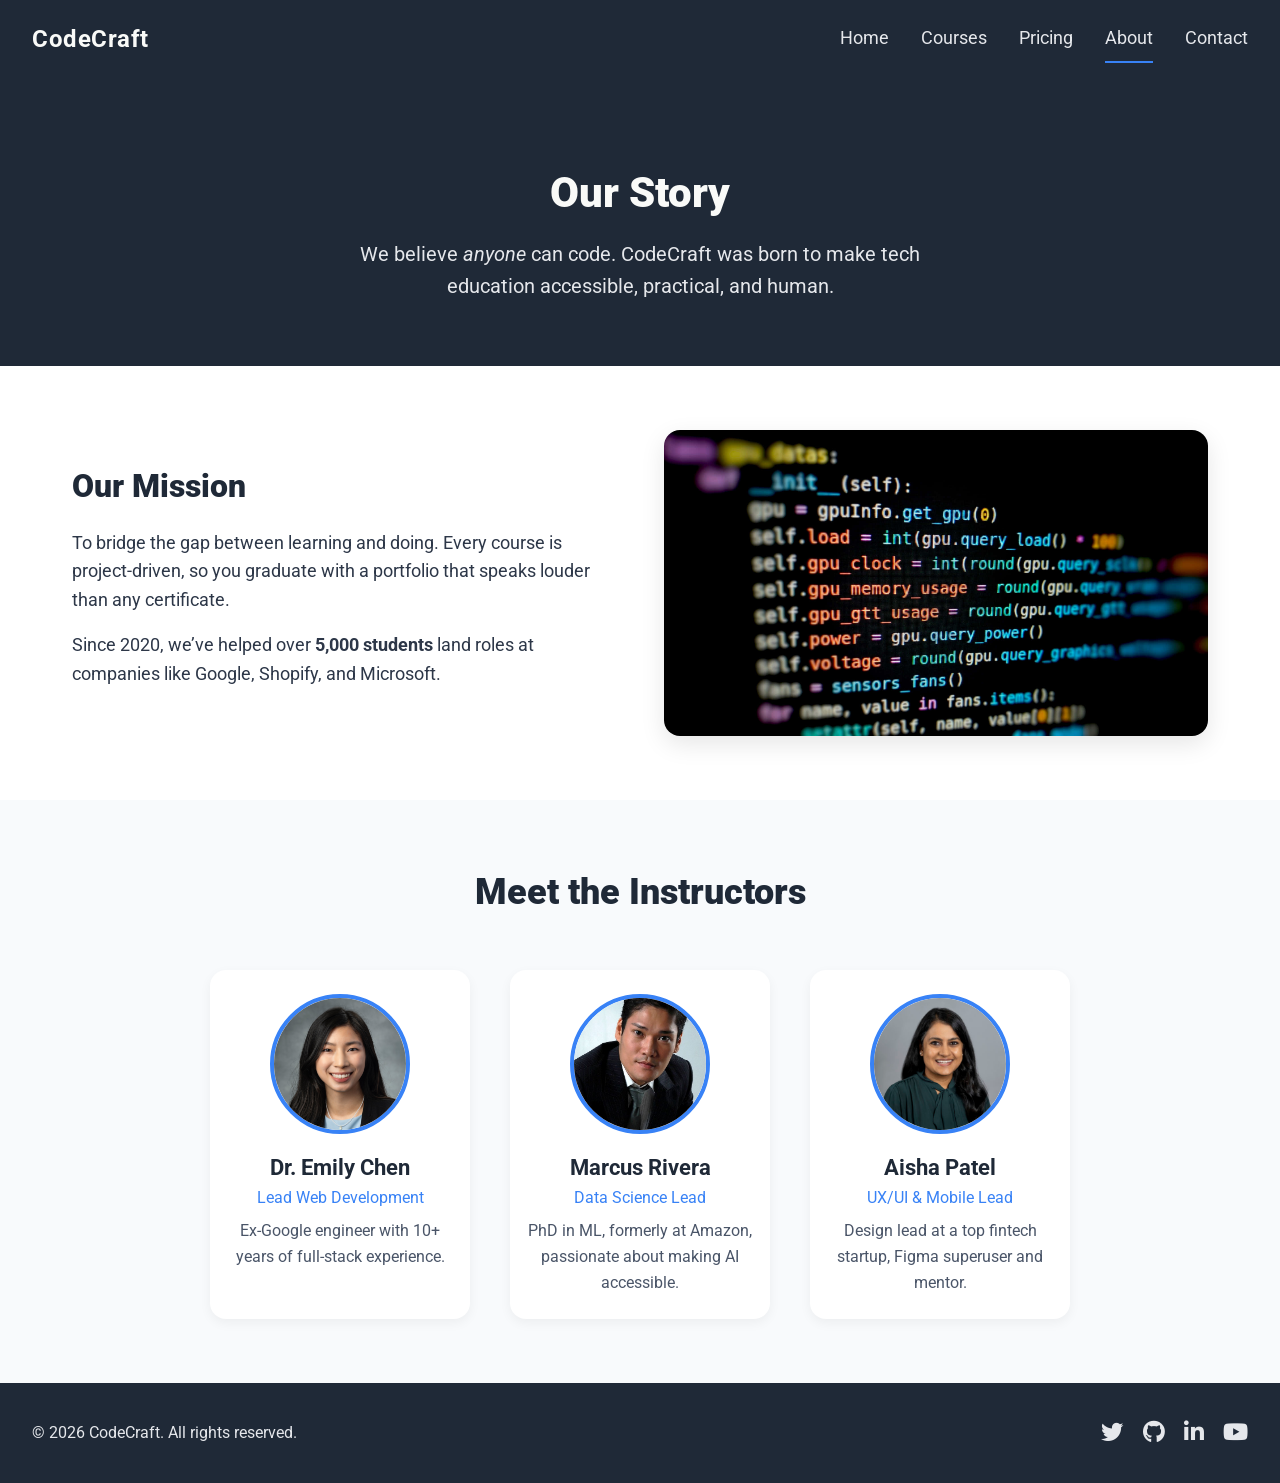
<file: about.html>
<!doctype html>
<html lang="en">
  <head>
    <meta charset="UTF-8" />
    <meta name="viewport" content="width=device-width, initial-scale=1.0" />
    <title>CodeCraft – About</title>
    <link
      rel="stylesheet"
      href="https://cdnjs.cloudflare.com/ajax/libs/font-awesome/6.0.0-beta3/css/all.min.css"
    />
    <link rel="stylesheet" href="styles.css" />
  </head>
  <body>
    <header>
      <a href="index.html" class="logo">CodeCraft</a>
      <input type="checkbox" id="nav-toggle" class="nav-toggle" />
      <label for="nav-toggle" class="nav-toggle-label">
        <i class="fas fa-bars"></i>
      </label>
      <nav class="nav-links">
        <a href="index.html">Home</a>
        <a href="courses.html">Courses</a>
        <a href="pricing.html">Pricing</a>
        <a href="about.html" class="active">About</a>
        <a href="contact.html">Contact</a>
      </nav>
    </header>

    <main>
      <section class="page-hero about-hero">
        <h1>Our Story</h1>
        <p>
          We believe <em>anyone</em> can code. CodeCraft was born to make tech
          education accessible, practical, and human.
        </p>
      </section>

      <section class="mission">
        <div class="mission-text">
          <h2>Our Mission</h2>
          <p>
            To bridge the gap between learning and doing. Every course is
            project‑driven, so you graduate with a portfolio that speaks louder
            than any certificate.
          </p>
          <p>
            Since 2020, we’ve helped over <strong>5,000 students</strong>
            land roles at companies like Google, Shopify, and Microsoft.
          </p>
        </div>
        <div class="mission-image">
          <!-- local hero/mission image -->
          <img
            src="images/Coding.jpg"
            alt="Students coding together"
            loading="lazy"
          />
        </div>
      </section>

      <section class="team">
        <h2>Meet the Instructors</h2>
        <div class="team-grid">
          <article class="team-member">
            <!-- Emily Chen -->
            <img
              src="images/Emily Chen.jpg"
              alt="Dr. Emily Chen"
              loading="lazy"
            />
            <h3>Dr. Emily Chen</h3>
            <p class="role">Lead Web Development</p>
            <p>Ex‑Google engineer with 10+ years of full‑stack experience.</p>
          </article>

          <article class="team-member">
            <!-- Marcus Rivera -->
            <img
              src="images/Marcus Rivera.jpg"
              alt="Marcus Rivera"
              loading="lazy"
            />
            <h3>Marcus Rivera</h3>
            <p class="role">Data Science Lead</p>
            <p>
              PhD in ML, formerly at Amazon, passionate about making AI
              accessible.
            </p>
          </article>

          <article class="team-member">
            <!-- Aisha Patel -->
            <img
              src="images/Aisha Patel.webp"
              alt="Aisha Patel"
              loading="lazy"
            />
            <h3>Aisha Patel</h3>
            <p class="role">UX/UI &amp; Mobile Lead</p>
            <p>
              Design lead at a top fintech startup, Figma superuser and mentor.
            </p>
          </article>
        </div>
      </section>
    </main>

    <footer>
      <p>&copy; 2026 CodeCraft. All rights reserved.</p>
      <div class="social-icons">
        <a href="#" aria-label="Twitter"><i class="fab fa-twitter"></i></a>
        <a href="#" aria-label="GitHub"><i class="fab fa-github"></i></a>
        <a href="#" aria-label="LinkedIn"><i class="fab fa-linkedin-in"></i></a>
        <a href="#" aria-label="YouTube"><i class="fab fa-youtube"></i></a>
      </div>
    </footer>
  </body>
</html>
</file>
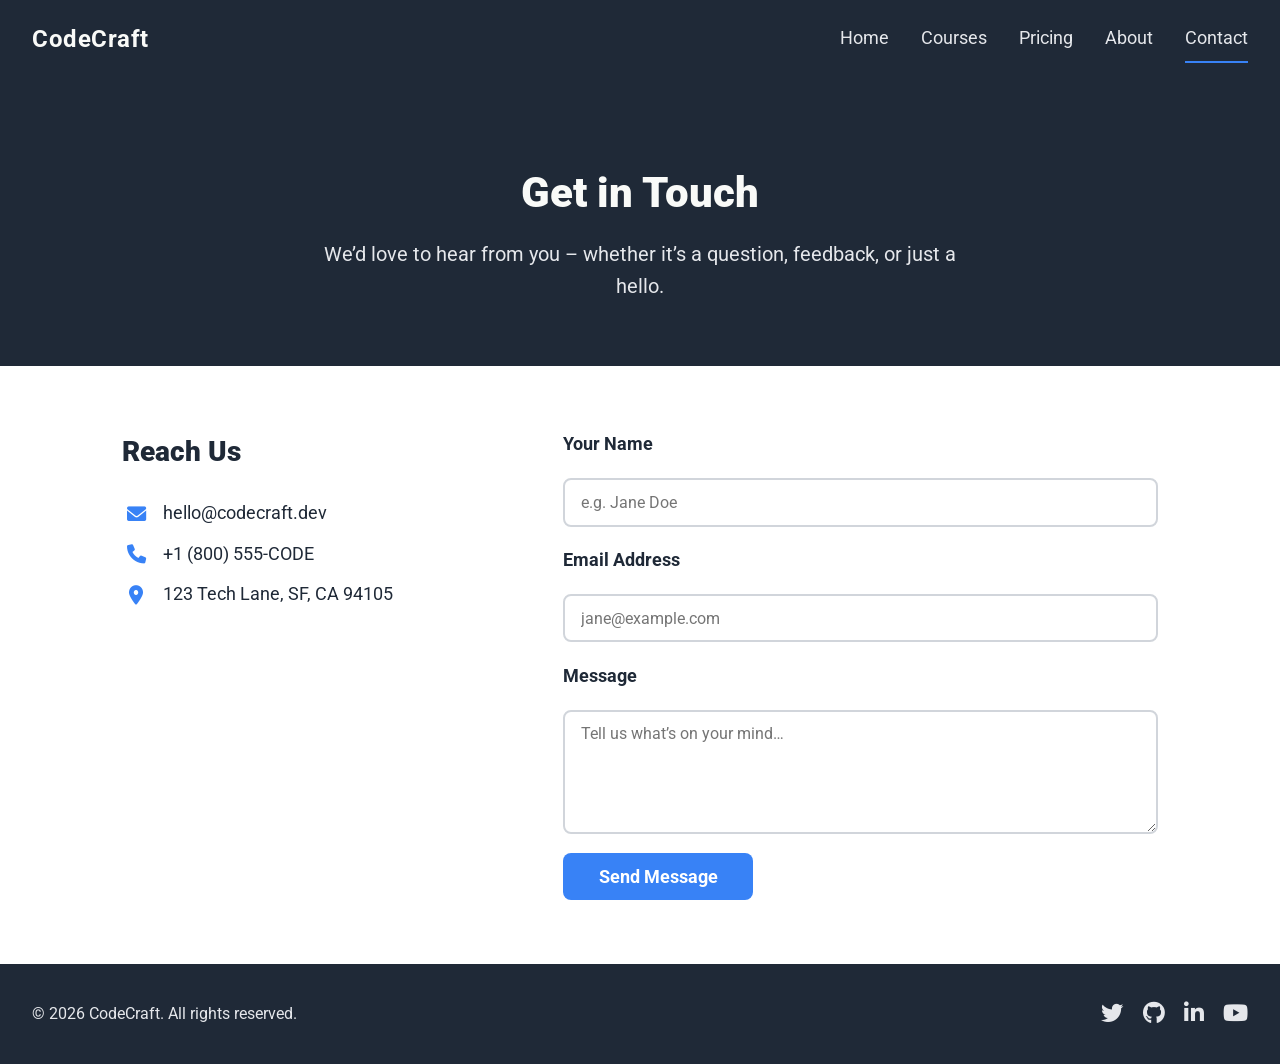
<file: contact.html>
<!doctype html>
<html lang="en">
  <head>
    <meta charset="UTF-8" />
    <meta name="viewport" content="width=device-width, initial-scale=1.0" />
    <title>CodeCraft – Contact</title>
    <link
      rel="stylesheet"
      href="https://cdnjs.cloudflare.com/ajax/libs/font-awesome/6.0.0-beta3/css/all.min.css"
    />
    <link rel="stylesheet" href="styles.css" />
  </head>
  <body>
    <header>
      <a href="index.html" class="logo">CodeCraft</a>
      <input type="checkbox" id="nav-toggle" class="nav-toggle" />
      <label for="nav-toggle" class="nav-toggle-label">
        <i class="fas fa-bars"></i>
      </label>
      <nav class="nav-links">
        <a href="index.html">Home</a>
        <a href="courses.html">Courses</a>
        <a href="pricing.html">Pricing</a>
        <a href="about.html">About</a>
        <a href="contact.html" class="active">Contact</a>
      </nav>
    </header>

    <main>
      <section class="page-hero contact-hero">
        <h1>Get in Touch</h1>
        <p>
          We’d love to hear from you – whether it’s a question, feedback, or
          just a hello.
        </p>
      </section>

      <section class="contact-form-section">
        <div class="contact-info">
          <h2>Reach Us</h2>
          <p><i class="fas fa-envelope"></i> hello@codecraft.dev</p>
          <p><i class="fas fa-phone"></i> +1 (800) 555‑CODE</p>
          <p>
            <i class="fas fa-map-marker-alt"></i> 123 Tech Lane, SF, CA 94105
          </p>
        </div>

        <form class="contact-form" action="#" method="post">
          <label for="name">Your Name</label>
          <input
            type="text"
            id="name"
            name="name"
            placeholder="e.g. Jane Doe"
            required
          />

          <label for="email">Email Address</label>
          <input
            type="email"
            id="email"
            name="email"
            placeholder="jane@example.com"
            required
          />

          <label for="message">Message</label>
          <textarea
            id="message"
            name="message"
            rows="5"
            placeholder="Tell us what’s on your mind…"
            required
          ></textarea>

          <button type="submit" class="btn btn-primary">Send Message</button>
        </form>
      </section>
    </main>

    <footer>
      <p>&copy; 2026 CodeCraft. All rights reserved.</p>
      <div class="social-icons">
        <a href="#" aria-label="Twitter"><i class="fab fa-twitter"></i></a>
        <a href="#" aria-label="GitHub"><i class="fab fa-github"></i></a>
        <a href="#" aria-label="LinkedIn"><i class="fab fa-linkedin-in"></i></a>
        <a href="#" aria-label="YouTube"><i class="fab fa-youtube"></i></a>
      </div>
    </footer>
  </body>
</html>
</file>
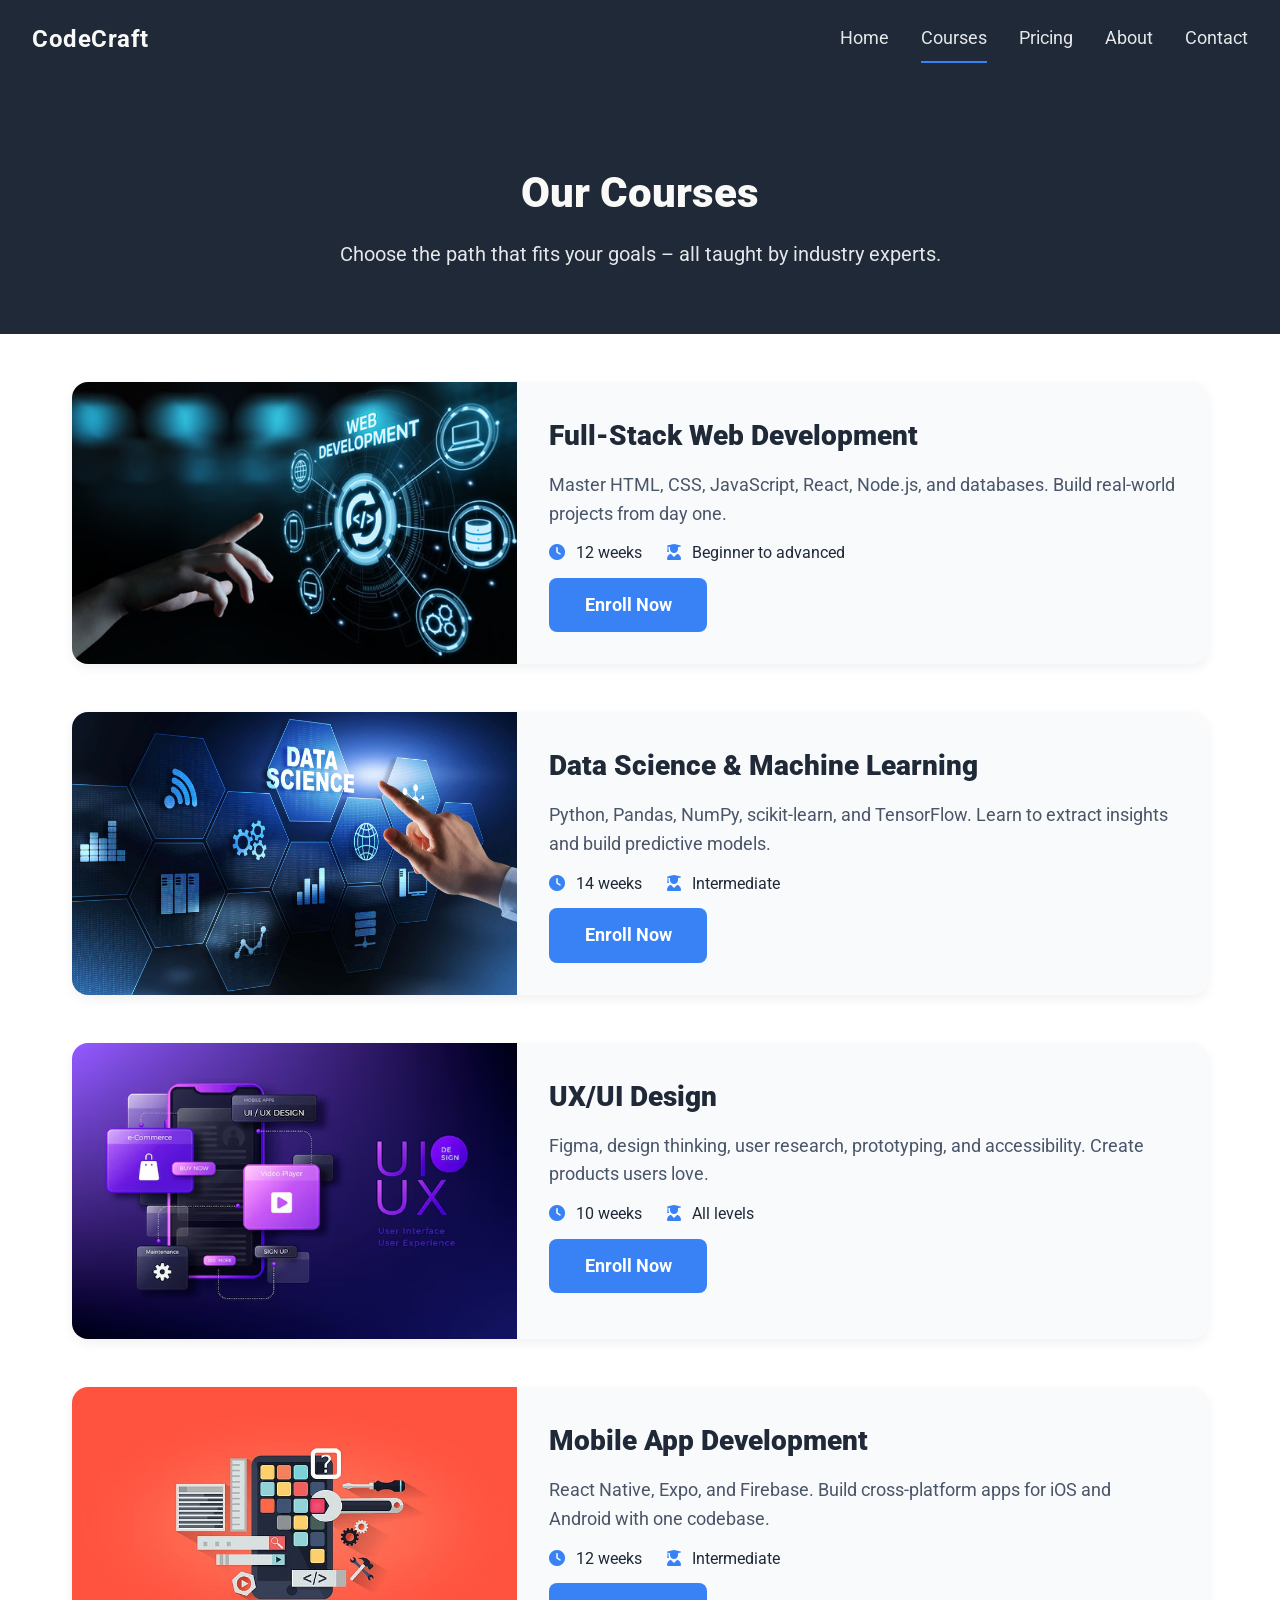
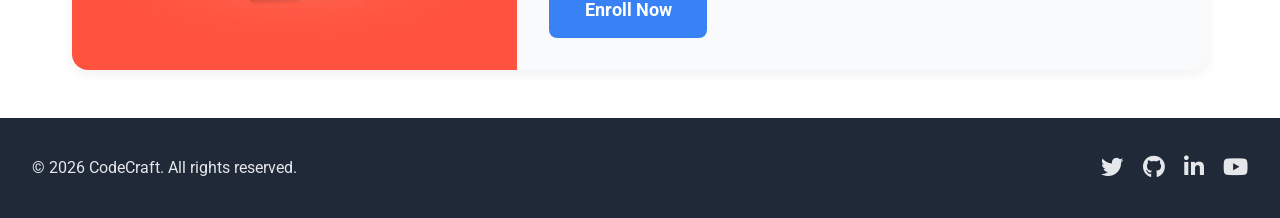
<file: courses.html>
<!doctype html>
<html lang="en">
  <head>
    <meta charset="UTF-8" />
    <meta name="viewport" content="width=device-width, initial-scale=1.0" />
    <title>CodeCraft – Courses</title>
    <link
      rel="stylesheet"
      href="https://cdnjs.cloudflare.com/ajax/libs/font-awesome/6.0.0-beta3/css/all.min.css"
    />
    <link rel="stylesheet" href="styles.css" />
  </head>
  <body>
    <header>
      <a href="index.html" class="logo">CodeCraft</a>
      <input type="checkbox" id="nav-toggle" class="nav-toggle" />
      <label for="nav-toggle" class="nav-toggle-label">
        <i class="fas fa-bars"></i>
      </label>
      <nav class="nav-links">
        <a href="index.html">Home</a>
        <a href="courses.html" class="active">Courses</a>
        <a href="pricing.html">Pricing</a>
        <a href="about.html">About</a>
        <a href="contact.html">Contact</a>
      </nav>
    </header>

    <main>
      <section class="page-hero courses-hero">
        <h1>Our Courses</h1>
        <p>
          Choose the path that fits your goals – all taught by industry experts.
        </p>
      </section>

      <section class="courses-list">
        <!-- ===== COURSE 1: Web Development ===== -->
        <article class="course-card">
          <div class="course-image">
            <!-- local image -->
            <img
              src="images/Web Development.jpg"
              alt="Full-Stack Web Development course"
              loading="lazy"
            />
          </div>
          <div class="course-info">
            <h2>Full‑Stack Web Development</h2>
            <p>
              Master HTML, CSS, JavaScript, React, Node.js, and databases. Build
              real‑world projects from day one.
            </p>
            <ul>
              <li><i class="fas fa-clock"></i> 12 weeks</li>
              <li><i class="fas fa-user-graduate"></i> Beginner to advanced</li>
            </ul>
            <a href="pricing.html#pricing-heading" class="btn btn-primary">Enroll Now</a>
          </div>
        </article>

        <!-- ===== COURSE 2: Data Science ===== -->
        <article class="course-card">
          <div class="course-image">
            <!-- local image -->
            <img
              src="images/Data Science.jpg"
              alt="Data Science and Machine Learning course"
              loading="lazy"
            />
          </div>
          <div class="course-info">
            <h2>Data Science &amp; Machine Learning</h2>
            <p>
              Python, Pandas, NumPy, scikit‑learn, and TensorFlow. Learn to
              extract insights and build predictive models.
            </p>
            <ul>
              <li><i class="fas fa-clock"></i> 14 weeks</li>
              <li><i class="fas fa-user-graduate"></i> Intermediate</li>
            </ul>
            <a href="pricing.html#pricing-heading" class="btn btn-primary">Enroll Now</a>
          </div>
        </article>

        <!-- ===== COURSE 3: UX/UI Design ===== -->
        <article class="course-card">
          <div class="course-image">
            <!-- local image -->
            <img
              src="images/UX UI Design.avif"
              alt="UX/UI Design course"
              loading="lazy"
            />
          </div>
          <div class="course-info">
            <h2>UX/UI Design</h2>
            <p>
              Figma, design thinking, user research, prototyping, and
              accessibility. Create products users love.
            </p>
            <ul>
              <li><i class="fas fa-clock"></i> 10 weeks</li>
              <li><i class="fas fa-user-graduate"></i> All levels</li>
            </ul>
            <a href="pricing.html#pricing-heading" class="btn btn-primary">Enroll Now</a>
          </div>
        </article>

        <!-- ===== COURSE 4: Mobile Apps ===== -->
        <article class="course-card">
          <div class="course-image">
            <!-- local image -->
            <img
              src="images/Mobile Apps.jpg"
              alt="Mobile App Development course"
              loading="lazy"
            />
          </div>
          <div class="course-info">
            <h2>Mobile App Development</h2>
            <p>
              React Native, Expo, and Firebase. Build cross‑platform apps for
              iOS and Android with one codebase.
            </p>
            <ul>
              <li><i class="fas fa-clock"></i> 12 weeks</li>
              <li><i class="fas fa-user-graduate"></i> Intermediate</li>
            </ul>
            <a href="pricing.html#pricing-heading" class="btn btn-primary">Enroll Now</a>
          </div>
        </article>
      </section>
    </main>

    <footer>
      <p>&copy; 2026 CodeCraft. All rights reserved.</p>
      <div class="social-icons">
        <a href="#" aria-label="Twitter"><i class="fab fa-twitter"></i></a>
        <a href="#" aria-label="GitHub"><i class="fab fa-github"></i></a>
        <a href="#" aria-label="LinkedIn"><i class="fab fa-linkedin-in"></i></a>
        <a href="#" aria-label="YouTube"><i class="fab fa-youtube"></i></a>
      </div>
    </footer>
  </body>
</html>
</file>
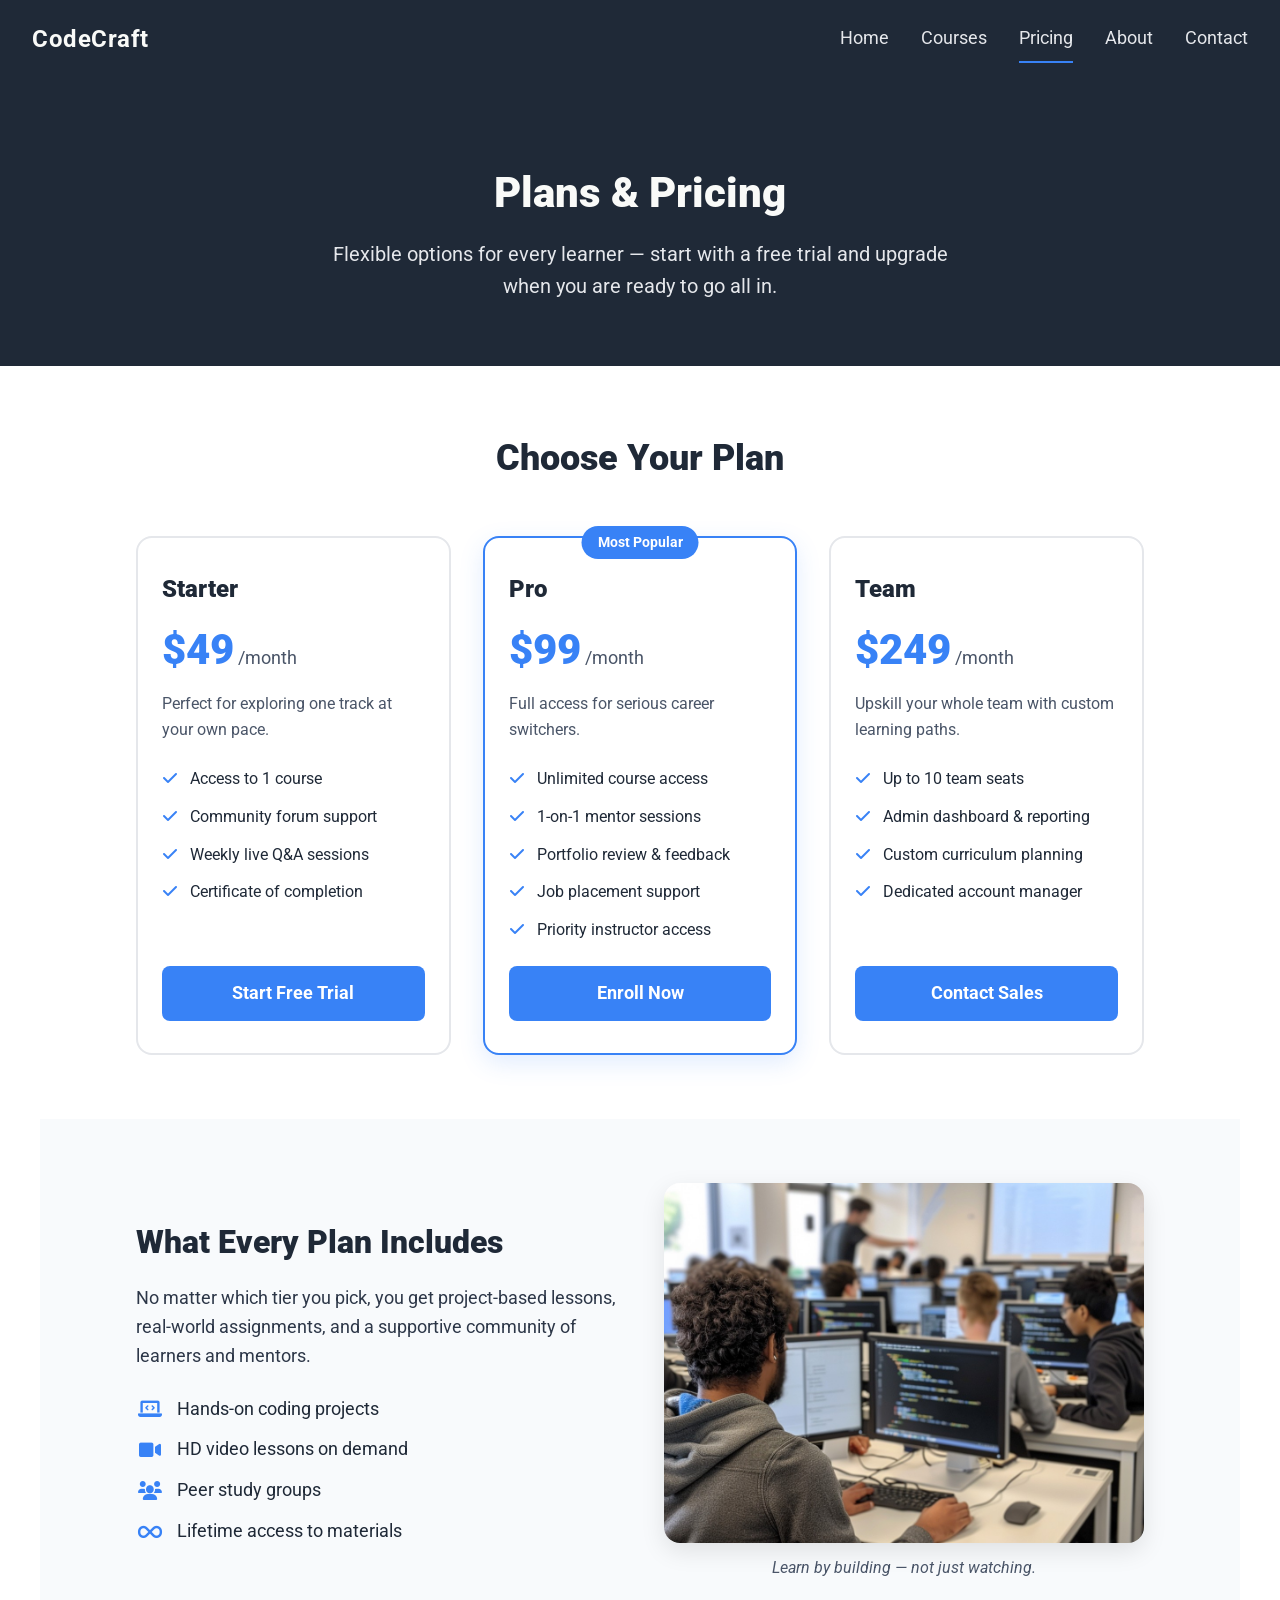
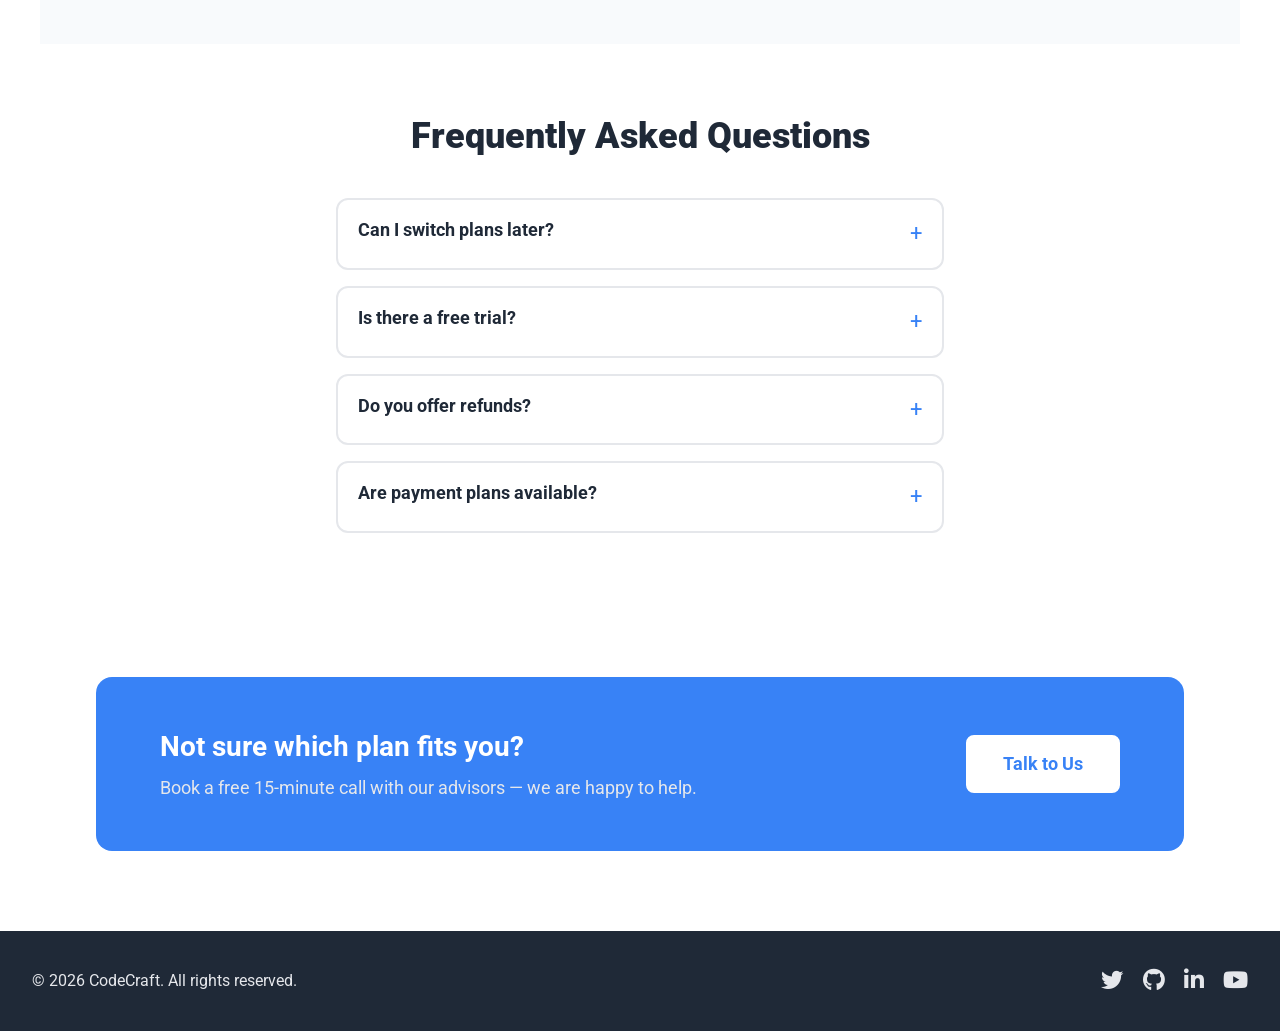
<file: pricing.html>
<!doctype html>
<html lang="en">
  <head>
    <meta charset="UTF-8" />
    <meta name="viewport" content="width=device-width, initial-scale=1.0" />
    <title>CodeCraft – Pricing</title>
    <link
      rel="stylesheet"
      href="https://cdnjs.cloudflare.com/ajax/libs/font-awesome/6.0.0-beta3/css/all.min.css"
    />
    <link rel="stylesheet" href="styles.css" />
  </head>
  <body>
    <header>
      <a href="index.html" class="logo">CodeCraft</a>
      <input type="checkbox" id="nav-toggle" class="nav-toggle" />
      <label for="nav-toggle" class="nav-toggle-label">
        <i class="fas fa-bars"></i>
      </label>
      <nav class="nav-links">
        <a href="index.html">Home</a>
        <a href="courses.html">Courses</a>
        <a href="pricing.html" class="active">Pricing</a>
        <a href="about.html">About</a>
        <a href="contact.html">Contact</a>
      </nav>
    </header>

    <main>
      <section class="page-hero pricing-hero">
        <h1>Plans &amp; Pricing</h1>
        <p>
          Flexible options for every learner — start with a free trial and upgrade
          when you are ready to go all in.
        </p>
      </section>

      <section class="pricing-plans" aria-labelledby="pricing-heading">
        <h2 id="pricing-heading">Choose Your Plan</h2>
        <div class="pricing-cards">
          <article class="pricing-card">
            <header>
              <h3>Starter</h3>
              <p class="price">
                <span class="amount">$49</span>
                <span class="period">/month</span>
              </p>
              <p class="plan-tagline">Perfect for exploring one track at your own pace.</p>
            </header>
            <ul>
              <li><i class="fas fa-check" aria-hidden="true"></i> Access to 1 course</li>
              <li><i class="fas fa-check" aria-hidden="true"></i> Community forum support</li>
              <li><i class="fas fa-check" aria-hidden="true"></i> Weekly live Q&amp;A sessions</li>
              <li><i class="fas fa-check" aria-hidden="true"></i> Certificate of completion</li>
            </ul>
            <a href="contact.html" class="btn btn-primary">Start Free Trial</a>
          </article>

          <article class="pricing-card pricing-card--featured">
            <p class="featured-badge">Most Popular</p>
            <header>
              <h3>Pro</h3>
              <p class="price">
                <span class="amount">$99</span>
                <span class="period">/month</span>
              </p>
              <p class="plan-tagline">Full access for serious career switchers.</p>
            </header>
            <ul>
              <li><i class="fas fa-check" aria-hidden="true"></i> Unlimited course access</li>
              <li><i class="fas fa-check" aria-hidden="true"></i> 1-on-1 mentor sessions</li>
              <li><i class="fas fa-check" aria-hidden="true"></i> Portfolio review &amp; feedback</li>
              <li><i class="fas fa-check" aria-hidden="true"></i> Job placement support</li>
              <li><i class="fas fa-check" aria-hidden="true"></i> Priority instructor access</li>
            </ul>
            <a href="contact.html" class="btn btn-primary">Enroll Now</a>
          </article>

          <article class="pricing-card">
            <header>
              <h3>Team</h3>
              <p class="price">
                <span class="amount">$249</span>
                <span class="period">/month</span>
              </p>
              <p class="plan-tagline">Upskill your whole team with custom learning paths.</p>
            </header>
            <ul>
              <li><i class="fas fa-check" aria-hidden="true"></i> Up to 10 team seats</li>
              <li><i class="fas fa-check" aria-hidden="true"></i> Admin dashboard &amp; reporting</li>
              <li><i class="fas fa-check" aria-hidden="true"></i> Custom curriculum planning</li>
              <li><i class="fas fa-check" aria-hidden="true"></i> Dedicated account manager</li>
            </ul>
            <a href="contact.html" class="btn btn-primary">Contact Sales</a>
          </article>
        </div>
      </section>

      <section class="pricing-value" aria-labelledby="value-heading">
        <div class="pricing-value-text">
          <h2 id="value-heading">What Every Plan Includes</h2>
          <p>
            No matter which tier you pick, you get project-based lessons, real-world
            assignments, and a supportive community of learners and mentors.
          </p>
          <ul class="value-list">
            <li><i class="fas fa-laptop-code" aria-hidden="true"></i> Hands-on coding projects</li>
            <li><i class="fas fa-video" aria-hidden="true"></i> HD video lessons on demand</li>
            <li><i class="fas fa-users" aria-hidden="true"></i> Peer study groups</li>
            <li><i class="fas fa-infinity" aria-hidden="true"></i> Lifetime access to materials</li>
          </ul>
        </div>
        <figure class="pricing-value-image">
          <img
            src="images/Classroom.jpg"
            alt="Students learning together in a modern classroom"
            loading="lazy"
          />
          <figcaption>Learn by building — not just watching.</figcaption>
        </figure>
      </section>

      <section class="pricing-faq" aria-labelledby="faq-heading">
        <h2 id="faq-heading">Frequently Asked Questions</h2>
        <div class="faq-list">
          <details>
            <summary>Can I switch plans later?</summary>
            <p>
              Yes. You can upgrade or downgrade at any time from your account
              dashboard. Changes take effect at the start of your next billing cycle.
            </p>
          </details>
          <details>
            <summary>Is there a free trial?</summary>
            <p>
              Every plan includes a 7-day free trial with full access to course
              materials. No credit card required to start.
            </p>
          </details>
          <details>
            <summary>Do you offer refunds?</summary>
            <p>
              If you are not satisfied within the first 14 days, contact our support
              team for a full refund — no questions asked.
            </p>
          </details>
          <details>
            <summary>Are payment plans available?</summary>
            <p>
              Pro and Team plans can be split into monthly installments. Reach out via
              our contact page and we will set up a plan that works for you.
            </p>
          </details>
        </div>
      </section>

      <section class="cta">
        <div class="cta-box">
          <div class="cta-text">
            <h3>Not sure which plan fits you?</h3>
            <p>Book a free 15-minute call with our advisors — we are happy to help.</p>
          </div>
          <a href="contact.html" class="btn btn-secondary">Talk to Us</a>
        </div>
      </section>
    </main>

    <footer>
      <p>&copy; 2026 CodeCraft. All rights reserved.</p>
      <div class="social-icons">
        <a href="#" aria-label="Twitter"><i class="fab fa-twitter"></i></a>
        <a href="#" aria-label="GitHub"><i class="fab fa-github"></i></a>
        <a href="#" aria-label="LinkedIn"><i class="fab fa-linkedin-in"></i></a>
        <a href="#" aria-label="YouTube"><i class="fab fa-youtube"></i></a>
      </div>
    </footer>
  </body>
</html>
</file>
<file: styles.css>
/* ============================================
   IMPORTS & VARIABLES
   ============================================ */
@import url('https://fonts.googleapis.com/css2?family=Roboto:ital,wght@0,300;0,400;0,700;0,900;1,300&display=swap');

:root {
  --dark-bg: #1f2937;
  --hero-main: #f9faf8;
  --hero-secondary: #e5e7eb;
  --header-logo: #f9faf8;
  --button-color: #3882f6;
  --info-header: #1f2937;
  --quote-bg: #e5e7eb;
  --quote-text: #1f2937;
  --font-roboto: 'Roboto', sans-serif;
}

/* ============================================
   RESET & BASE
   ============================================ */
*,
*::before,
*::after {
  margin: 0;
  padding: 0;
  box-sizing: border-box;
}

html {
  scroll-behavior: smooth;
}

body {
  font-family: var(--font-roboto);
  background: #ffffff;
  color: var(--info-header);
  line-height: 1.6;
  overflow-x: hidden;
}

a {
  text-decoration: none;
  color: inherit;
}

img {
  max-width: 100%;
  height: auto;
  display: block;
}

/* ============================================
   HEADER & NAVIGATION
   ============================================ */
body > header {
  background: var(--dark-bg);
  padding: 1rem 2rem;
  display: flex;
  align-items: center;
  justify-content: space-between;
  flex-wrap: wrap;
  position: sticky;
  top: 0;
  z-index: 1000;
}

.logo {
  font-size: 24px;
  font-weight: 700;
  color: var(--header-logo);
  letter-spacing: 0.5px;
}

/* ---- navigation links (desktop) ---- */
.nav-links {
  display: flex;
  align-items: center;
  gap: 2rem;
}

.nav-links a {
  font-size: 18px;
  color: var(--hero-secondary);
  font-weight: 400;
  padding: 0.5rem 0;
  border-bottom: 2px solid transparent;
  transition: border-color 0.2s ease;
}

.nav-links a:hover,
.nav-links a.active {
  border-bottom-color: var(--button-color);
}

/* ---- burger menu (hidden on desktop) ---- */
.nav-toggle {
  display: none;
}

.nav-toggle-label {
  display: none;
  font-size: 1.8rem;
  color: var(--hero-main);
  cursor: pointer;
}

/* ============================================
   BUTTONS
   ============================================ */
.btn {
  display: inline-block;
  font-family: var(--font-roboto);
  font-size: 18px;
  font-weight: 700;
  padding: 0.8rem 2.2rem;
  border-radius: 8px;
  border: none;
  cursor: pointer;
  transition:
    background 0.2s ease,
    transform 0.1s ease;
  text-align: center;
}

.btn-primary {
  background: var(--button-color);
  color: #ffffff;
}

.btn-primary:hover {
  background: #2b6fd1;
  transform: scale(1.02);
}

.btn-secondary {
  background: #ffffff;
  color: var(--button-color);
  border: 2px solid #ffffff;
}

.btn-secondary:hover {
  background: transparent;
  color: #ffffff;
  transform: scale(1.02);
}

/* ============================================
   HERO SECTION
   ============================================ */
.hero {
  background: var(--dark-bg);
  padding: 80px 2rem 4rem;
  display: flex;
  align-items: center;
  justify-content: space-between;
  gap: 3rem;
  flex-wrap: wrap;
}

.hero-text {
  flex: 1 1 45%;
  min-width: 280px;
}

.hero-text h1 {
  font-size: 48px;
  font-weight: 900;
  color: var(--hero-main);
  line-height: 1.2;
  margin-bottom: 1rem;
}

.hero-text p {
  font-size: 18px;
  color: var(--hero-secondary);
  margin-bottom: 1.8rem;
  max-width: 550px;
}

.hero-image {
  flex: 1 1 45%;
  min-width: 280px;
}

.hero-image img {
  border-radius: 12px;
  box-shadow: 0 8px 24px rgba(0, 0, 0, 0.3);
  width: 100%;
  height: auto;
}

/* ============================================
   INFO CARDS
   ============================================ */
.info-cards {
  padding: 4rem 2rem;
  text-align: center;
}

.info-cards h2 {
  font-size: 36px;
  font-weight: 900;
  color: var(--info-header);
  margin-bottom: 3rem;
}

.cards-grid {
  display: flex;
  flex-wrap: wrap;
  justify-content: center;
  gap: 2rem;
  max-width: 1200px;
  margin: 0 auto;
}

.card {
  flex: 1 1 200px;
  max-width: 240px;
  border: 2px solid var(--button-color);
  border-radius: 12px;
  padding: 1rem;
  background: #fff;
  transition: box-shadow 0.25s ease;
}

.card:hover {
  box-shadow: 0 8px 20px rgba(0, 0, 0, 0.08);
}

.card figure {
  display: flex;
  flex-direction: column;
  gap: 0.75rem;
}

.card img {
  border-radius: 8px;
  aspect-ratio: 4 / 3;
  object-fit: cover;
}

.card h3 {
  font-size: 20px;
  font-weight: 700;
  color: var(--info-header);
}

.card p {
  font-size: 16px;
  color: #4a5568;
}

/* ============================================
   QUOTE SECTION
   ============================================ */
.quote {
  background: var(--quote-bg);
  padding: 4rem 2rem;
  display: flex;
  justify-content: center;
}

.quote blockquote {
  max-width: 850px;
  text-align: start;
  display: flex;
  flex-direction: column;
}

.quote blockquote p {
  font-size: 36px;
  font-weight: 300;
  font-style: italic;
  color: var(--quote-text);
  line-height: 1.4;
  margin-bottom: 1rem;
}

.quote blockquote cite {
  font-size: 20px;
  font-weight: 700;
  font-style: normal;
  color: var(--dark-bg);
  align-self: flex-end;
  margin-right: 4rem;
}

/* ============================================
   CALL TO ACTION
   ============================================ */
.cta {
  padding: 4rem 2rem;
  display: flex;
  justify-content: center;
}

.cta-box {
  background: var(--button-color);
  max-width: 1100px;
  width: 100%;
  padding: 3rem 4rem;
  border-radius: 16px;
  display: flex;
  flex-wrap: wrap;
  align-items: center;
  justify-content: space-between;
  gap: 1.5rem;
}

.cta-text h3 {
  font-size: 28px;
  font-weight: 700;
  color: #ffffff;
  margin-bottom: 0.25rem;
}

.cta-text p {
  font-size: 18px;
  color: var(--hero-secondary);
}

/* ============================================
   FOOTER
   ============================================ */
footer {
  background: var(--dark-bg);
  padding: 2rem;
  display: flex;
  flex-wrap: wrap;
  align-items: center;
  justify-content: space-between;
  gap: 1rem;
  color: var(--hero-secondary);
  font-size: 16px;
}

footer .social-icons {
  display: flex;
  gap: 1.2rem;
  font-size: 1.4rem;
}

footer .social-icons a {
  color: var(--hero-secondary);
  transition: color 0.2s ease;
}

footer .social-icons a:hover {
  color: var(--button-color);
}

/* ============================================
   PAGE HERO (courses / about / contact)
   ============================================ */
.page-hero {
  background: var(--dark-bg);
  padding: 80px 2rem 4rem;
  text-align: center;
  color: var(--hero-main);
}

.page-hero h1 {
  font-size: 42px;
  font-weight: 900;
  margin-bottom: 0.75rem;
}

.page-hero p {
  font-size: 20px;
  color: var(--hero-secondary);
  max-width: 650px;
  margin: 0 auto;
}

/* ============================================
   COURSES PAGE
   ============================================ */
.courses-list {
  max-width: 1200px;
  margin: 0 auto;
  padding: 3rem 2rem;
  display: flex;
  flex-direction: column;
  gap: 3rem;
}

.course-card {
  display: flex;
  flex-wrap: wrap;
  background: #f8fafc;
  border-radius: 16px;
  overflow: hidden;
  box-shadow: 0 4px 12px rgba(0, 0, 0, 0.06);
}

.course-image {
  flex: 1 1 300px;
  min-width: 240px;
}

.course-image img {
  width: 100%;
  height: 100%;
  object-fit: cover;
}

.course-info {
  flex: 2 1 400px;
  padding: 2rem;
  display: flex;
  flex-direction: column;
  gap: 0.75rem;
}

.course-info h2 {
  font-size: 28px;
  font-weight: 900;
  color: var(--info-header);
}

.course-info p {
  font-size: 18px;
  color: #4a5568;
}

.course-info ul {
  list-style: none;
  display: flex;
  gap: 1.5rem;
  flex-wrap: wrap;
  font-size: 16px;
  color: var(--dark-bg);
}

.course-info ul li i {
  margin-right: 0.4rem;
  color: var(--button-color);
}

.course-info .btn {
  align-self: flex-start;
}

/* ============================================
   ABOUT PAGE
   ============================================ */
.mission {
  max-width: 1200px;
  margin: 0 auto;
  padding: 4rem 2rem;
  display: flex;
  flex-wrap: wrap;
  align-items: center;
  gap: 3rem;
}

.mission-text {
  flex: 1 1 400px;
}

.mission-text h2 {
  font-size: 32px;
  font-weight: 900;
  margin-bottom: 1rem;
}

.mission-text p {
  font-size: 18px;
  margin-bottom: 1rem;
  color: #2d3748;
}

.mission-image {
  flex: 1 1 400px;
}

.mission-image img {
  border-radius: 16px;
  box-shadow: 0 8px 24px rgba(0, 0, 0, 0.1);
  width: 100%;
  height: auto;
}

/* ---- team ---- */
.team {
  padding: 4rem 2rem;
  text-align: center;
  background: #f8fafc;
}

.team h2 {
  font-size: 36px;
  font-weight: 900;
  margin-bottom: 3rem;
}

.team-grid {
  display: flex;
  flex-wrap: wrap;
  justify-content: center;
  gap: 2.5rem;
  max-width: 1200px;
  margin: 0 auto;
}

.team-member {
  flex: 1 1 220px;
  max-width: 260px;
  background: #fff;
  padding: 1.5rem 1rem;
  border-radius: 16px;
  box-shadow: 0 4px 12px rgba(0, 0, 0, 0.05);
}

.team-member img {
  border-radius: 50%;
  width: 140px;
  height: 140px;
  object-fit: cover;
  margin: 0 auto 1rem;
  border: 4px solid var(--button-color);
}

.team-member h3 {
  font-size: 22px;
  font-weight: 700;
}

.team-member .role {
  font-size: 16px;
  font-weight: 400;
  color: var(--button-color);
  margin-bottom: 0.5rem;
}

.team-member p {
  font-size: 16px;
  color: #4a5568;
}

/* ============================================
   CONTACT PAGE
   ============================================ */
.contact-form-section {
  max-width: 1100px;
  margin: 0 auto;
  padding: 4rem 2rem;
  display: flex;
  flex-wrap: wrap;
  gap: 4rem;
}

.contact-info {
  flex: 1 1 280px;
}

.contact-info h2 {
  font-size: 28px;
  font-weight: 900;
  margin-bottom: 1.5rem;
}

.contact-info p {
  font-size: 18px;
  margin-bottom: 0.75rem;
  display: flex;
  align-items: center;
  gap: 0.75rem;
}

.contact-info i {
  color: var(--button-color);
  font-size: 1.2rem;
  width: 1.8rem;
  text-align: center;
}

.contact-form {
  flex: 2 1 400px;
  display: flex;
  flex-direction: column;
  gap: 1.2rem;
}

.contact-form label {
  font-weight: 700;
  font-size: 18px;
}

.contact-form input,
.contact-form textarea {
  font-family: var(--font-roboto);
  font-size: 16px;
  padding: 0.8rem 1rem;
  border: 2px solid #d1d5db;
  border-radius: 8px;
  transition: border-color 0.2s ease;
}

.contact-form input:focus,
.contact-form textarea:focus {
  border-color: var(--button-color);
  outline: none;
}

.contact-form .btn {
  align-self: flex-start;
}

/* ============================================
   PRICING PAGE
   ============================================ */
.pricing-plans {
  max-width: 1200px;
  margin: 0 auto;
  padding: 4rem 2rem;
  text-align: center;
}

.pricing-plans h2 {
  font-size: 36px;
  font-weight: 900;
  color: var(--info-header);
  margin-bottom: 3rem;
  scroll-margin-top: 5rem;
}

.pricing-cards {
  display: flex;
  flex-wrap: wrap;
  justify-content: center;
  gap: 2rem;
  align-items: stretch;
}

.pricing-card {
  flex: 1 1 280px;
  max-width: 340px;
  display: flex;
  flex-direction: column;
  gap: 1.5rem;
  padding: 2rem 1.5rem;
  background: #fff;
  border: 2px solid var(--hero-secondary);
  border-radius: 16px;
  text-align: left;
  position: relative;
  transition: box-shadow 0.25s ease;
}

.pricing-card:hover {
  box-shadow: 0 8px 24px rgba(0, 0, 0, 0.08);
}

.pricing-card--featured {
  border-color: var(--button-color);
  box-shadow: 0 8px 24px rgba(56, 130, 246, 0.15);
}

.featured-badge {
  position: absolute;
  top: -0.75rem;
  left: 50%;
  transform: translateX(-50%);
  background: var(--button-color);
  color: #ffffff;
  font-size: 14px;
  font-weight: 700;
  padding: 0.35rem 1rem;
  border-radius: 999px;
  white-space: nowrap;
}

.pricing-card header {
  display: block;
  background: none;
  padding: 0;
  position: static;
}

.pricing-card header h3 {
  font-size: 24px;
  font-weight: 900;
  color: var(--info-header);
  margin-bottom: 0.5rem;
}

.pricing-card .price {
  margin-bottom: 0.5rem;
}

.pricing-card .amount {
  font-size: 42px;
  font-weight: 900;
  color: var(--button-color);
}

.pricing-card .period {
  font-size: 18px;
  color: #4a5568;
}

.pricing-card .plan-tagline {
  font-size: 16px;
  color: #4a5568;
}

.pricing-card ul {
  list-style: none;
  display: flex;
  flex-direction: column;
  gap: 0.75rem;
  flex-grow: 1;
  font-size: 16px;
  color: var(--dark-bg);
}

.pricing-card ul li i {
  color: var(--button-color);
  margin-right: 0.5rem;
  width: 1rem;
  text-align: center;
}

.pricing-card .btn {
  align-self: stretch;
  text-align: center;
}

.pricing-value {
  max-width: 1200px;
  margin: 0 auto;
  padding: 4rem 2rem;
  display: flex;
  flex-wrap: wrap;
  align-items: center;
  gap: 3rem;
  background: #f8fafc;
}

.pricing-value-text {
  flex: 1 1 400px;
}

.pricing-value-text h2 {
  font-size: 32px;
  font-weight: 900;
  margin-bottom: 1rem;
}

.pricing-value-text > p {
  font-size: 18px;
  color: #2d3748;
  margin-bottom: 1.5rem;
}

.value-list {
  list-style: none;
  display: flex;
  flex-direction: column;
  gap: 0.75rem;
  font-size: 18px;
  color: var(--dark-bg);
}

.value-list li {
  display: flex;
  align-items: center;
  gap: 0.75rem;
}

.value-list i {
  color: var(--button-color);
  font-size: 1.2rem;
  width: 1.8rem;
  text-align: center;
}

.pricing-value-image {
  flex: 1 1 400px;
  display: flex;
  flex-direction: column;
  gap: 0.75rem;
}

.pricing-value-image img {
  border-radius: 16px;
  box-shadow: 0 8px 24px rgba(0, 0, 0, 0.1);
  width: 100%;
  height: auto;
  object-fit: cover;
  aspect-ratio: 4 / 3;
}

.pricing-value-image figcaption {
  font-size: 16px;
  color: #4a5568;
  text-align: center;
  font-style: italic;
}

.pricing-faq {
  max-width: 800px;
  margin: 0 auto;
  padding: 4rem 2rem;
  text-align: center;
}

.pricing-faq h2 {
  font-size: 36px;
  font-weight: 900;
  color: var(--info-header);
  margin-bottom: 2rem;
}

.faq-list {
  display: flex;
  flex-direction: column;
  gap: 1rem;
  text-align: left;
}

.faq-list details {
  border: 2px solid var(--hero-secondary);
  border-radius: 12px;
  padding: 1rem 1.25rem;
  background: #fff;
}

.faq-list summary {
  font-size: 18px;
  font-weight: 700;
  color: var(--info-header);
  cursor: pointer;
  list-style: none;
}

.faq-list summary::-webkit-details-marker {
  display: none;
}

.faq-list summary::after {
  content: "+";
  float: right;
  font-size: 1.4rem;
  font-weight: 400;
  color: var(--button-color);
}

.faq-list details[open] summary::after {
  content: "−";
}

.faq-list details p {
  font-size: 16px;
  color: #4a5568;
  margin-top: 0.75rem;
  padding-top: 0.75rem;
  border-top: 1px solid var(--hero-secondary);
}

/* ============================================
   RESPONSIVE: TABLET & MOBILE
   ============================================ */

/* ---- tablet and below ---- */
@media (max-width: 768px) {
  /* --- burger menu --- */
  .nav-toggle-label {
    display: block;
  }

  .nav-links {
    display: none;
    flex-direction: column;
    width: 100%;
    padding: 1.5rem 0 0.5rem;
    gap: 0.5rem;
    border-top: 1px solid rgba(255, 255, 255, 0.1);
    margin-top: 1rem;
  }

  .nav-toggle:checked ~ .nav-links {
    display: flex;
  }

  .nav-links a {
    padding: 0.6rem 0;
    border-bottom: none;
    font-size: 20px;
  }

  .nav-links a:hover,
  .nav-links a.active {
    border-bottom: none;
    color: var(--button-color);
  }

  /* --- hero --- */
  .hero {
    flex-direction: column;
    text-align: center;
    padding: 2.5rem 1.5rem;
  }

  .hero-text h1 {
    font-size: 36px;
  }

  .hero-text p {
    margin-left: auto;
    margin-right: auto;
  }

  /* --- cards --- */
  .cards-grid {
    gap: 1.5rem;
  }

  .card {
    flex: 1 1 160px;
    max-width: 200px;
  }

  /* --- quote --- */
  .quote blockquote p {
    font-size: 28px;
  }

  /* --- cta --- */
  .cta-box {
    flex-direction: column;
    text-align: center;
    padding: 2rem 1.5rem;
  }

  .cta-text h3 {
    font-size: 24px;
  }

  /* --- footer --- */
  footer {
    flex-direction: column;
    text-align: center;
  }

  /* --- courses --- */
  .course-card {
    flex-direction: column;
    max-width: 100%;
    overflow: hidden;
  }
  .course-image {
    flex: none;
    max-height: 200px;
    width: 100%;
    overflow: hidden;
  }
  .course-image img {
    width: 100%;
    height: 100%;
    object-fit: contain;
    object-position: center;
  }
  .course-info {
    flex: 1 1 auto;
    padding: 1.5rem;
    display: flex;
    flex-direction: column;
    gap: 0.75rem;
  }
  .course-info h2 {
    font-size: 22px;
  }
  .course-info p {
    font-size: 16px;
  }
  .course-info ul {
    gap: 1rem;
    font-size: 15px;
  }
  .course-info .btn {
    align-self: stretch;
    text-align: center;
    margin-top: auto;
    padding: 0.8rem 1rem;
  }

  /* --- about: mission --- */
  .mission {
    flex-direction: column;
    text-align: center;
    padding: 2rem 1.5rem;
    gap: 1.5rem;
  }
  .mission-image {
    max-width: 500px;
    margin: 0 auto;
  }
  .mission-image img {
    max-height: 300px;
    object-fit: cover;
  }

  /* --- about: team --- */
  .team {
    padding: 2.5rem 1.5rem;
  }
  .team h2 {
    margin-bottom: 2rem;
  }
  .team-member img {
    width: 100px;
    height: 100px;
  }
  .team-member {
    padding: 1rem;
  }

  /* --- contact --- */
  .contact-form-section {
    flex-direction: column;
    gap: 2rem;
    padding: 2rem 1.5rem;
  }
  .contact-info {
    text-align: center;
    padding: 0;
  }
  .contact-info p {
    justify-content: center;
  }
  .contact-form .btn {
    align-self: stretch;
    text-align: center;
  }
  .contact-form input,
  .contact-form textarea {
    font-size: 15px;
    padding: 0.7rem 1rem;
  }

  /* --- pricing --- */
  .pricing-value {
    flex-direction: column;
    text-align: center;
  }

  .value-list li {
    justify-content: center;
  }

  .pricing-card {
    max-width: 100%;
  }

  /* --- page hero --- */
  .page-hero {
    padding: 60px 2rem 2.5rem;
  }
  .page-hero h1 {
    font-size: 32px;
  }

  /* --- FIX: reset flex-basis for stacked elements --- */
  .hero-text,
  .hero-image,
  .mission-text,
  .mission-image,
  .contact-info {
    flex: none;
    width: 100%;
  }
}

/* ---- small mobile (375px) ---- */
@media (max-width: 480px) {
  body > header {
    padding: 0.8rem 1rem;
  }

  .hero {
    padding: 2rem 1rem;
  }

  .hero-text h1 {
    font-size: 30px;
  }

  .hero-text p {
    font-size: 16px;
  }

  .info-cards h2 {
    font-size: 28px;
  }

  .card {
    flex: 1 1 100%;
    max-width: 280px;
  }

  .quote blockquote p {
    font-size: 22px;
  }

  .cta-box {
    padding: 1.5rem 1rem;
  }

  .cta-text h3 {
    font-size: 20px;
  }

  .course-info {
    padding: 1rem;
  }
  .course-info h2 {
    font-size: 22px;
  }

  .course-info p {
    font-size: 15px;
  }
  .course-image {
    max-height: 200px;
  }

  .mission {
    padding: 1.5rem 1rem;
    gap: 1rem;
  }
  .mission-image {
    max-width: 100%;
  }
  .mission-image img {
    max-height: 200px;
  }

  .team {
    padding: 2rem 1rem;
  }
  .team h2 {
    font-size: 28px;
    margin-bottom: 1.5rem;
  }
  .team-member {
    flex: 1 1 100%;
    max-width: 280px;
    padding: 0.8rem;
  }
  .team-member img {
    width: 80px;
    height: 80px;
  }
  .team-member h3 {
    font-size: 18px;
  }

  .contact-form-section {
    padding: 1.5rem 1rem;
    gap: 1.5rem;
  }
  .contact-info h2 {
    font-size: 22px;
  }
  .contact-info p {
    font-size: 16px;
  }

  .page-hero {
    padding: 40px 1rem 2rem;
  }
  .page-hero h1 {
    font-size: 28px;
  }
  .page-hero p {
    font-size: 17px;
  }

  .pricing-plans h2,
  .pricing-faq h2 {
    font-size: 28px;
  }

  .pricing-card .amount {
    font-size: 36px;
  }

  .pricing-value-text h2 {
    font-size: 26px;
  }
}

/* ---- desktop fine-tuning (1200px+) ---- */
@media (min-width: 1200px) {
  .hero {
    padding: 5rem 6rem;
  }

  .info-cards {
    padding: 5rem 6rem;
  }

  .quote {
    padding: 5rem 6rem;
  }

  .cta {
    padding: 5rem 6rem;
  }

  .pricing-plans,
  .pricing-value,
  .pricing-faq {
    padding-left: 6rem;
    padding-right: 6rem;
  }
}
</file>
